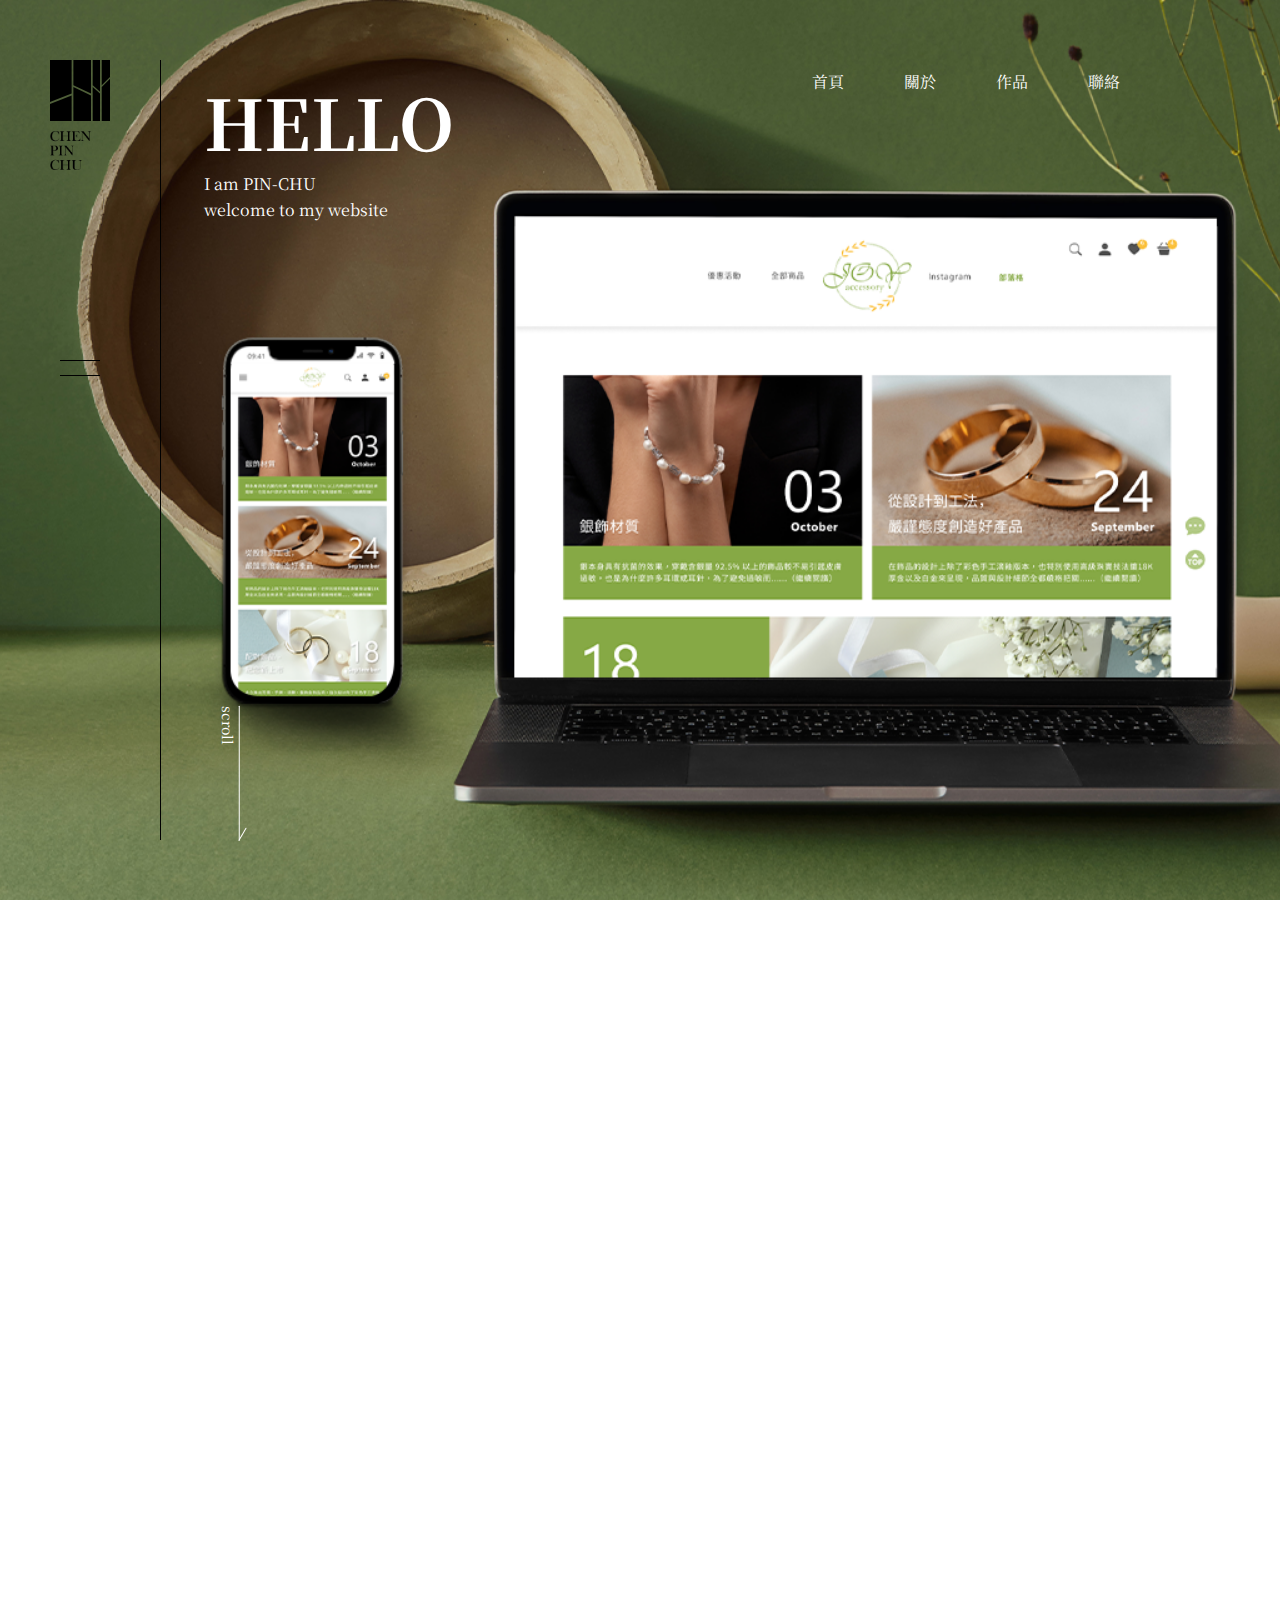
<file: index.html>
<!DOCTYPE html>
<html lang="zh-Hant-TW">
<head>
        <meta charset="UTF-8">
        <meta name="keywords" content="Chen-Pin-Chu,作品集,portfolio,Joy,APP,RWD,UI,UX,WROKS,">
        <meta name="description" content="CHEN的作品集網站">
        <meta name="viewport" content="width=device-width, initial-scale=1.0">
        <meta name="author" content="Joy, joy7894561230852@gmail.com">
        <!-- 分享連結抓取圖片 -->
        <meta property="og:image" content="img/home/shareimg.jpg">
        <meta property="og:image:type" content="img/home/shareimg.jpg">
        <title>Chen Pin Chu</title>
        
        <!--網路字型-->
        <link rel="stylesheet" href="https://fonts.googleapis.com/css2?family=Noto+Serif+TC:wght@200;300;400;500;600;700;900&display=swap">
        <!-- title小圖示 -->
        <link rel="icon" href="img/logo/logo_small.svg">
        <!-- apple-touch-icon -->
        <link rel="apple-touch-icon" href="img/logo/logo_medium.svg">
        <!-- 網路icon -->
        <link rel="stylesheet" href="https://fonts.googleapis.com/icon?family=Material+Icons">
        <!-- css宣告 -->
        <link rel="stylesheet" href="css/reset.css">
        <link rel="stylesheet" href="css/basic.css">
        <link rel="stylesheet" href="css/style.css">
        <!-- 媒體查詢CSS -->
        <link rel="stylesheet" href="css/style_m.css" media="(min-width:960px) and (max-width:1170px)">
        <link rel="stylesheet" href="css/style_s.css" media="(max-width:959px)">
        <!-- 共用JQ -->
        <script src="https://code.jquery.com/jquery-3.6.1.min.js"></script>
        <script src="https://unpkg.com/aos@next/dist/aos.js"></script>
        <!-- 作品0102輪播圖js -->
        <script src="js/slide.min.js"></script>
        <script src="js/slide.js"></script>
</head>
<body>
    <header>
        <div id="wrap">
            <a href="#"><h1>
                <img src="img/logo/logo_medium.svg" alt="Chen-Pin-Chu">
                <img src="img/logo/CPC_word.png" alt="Chen-Pin-Chu">
                <span>Chen-Pin-Chu</span>
            </h1></a>

            <div id="menu"></div>
        </div>
    </header>

    <picture id="home_bg">
        <source srcset="img/home/cover_m.png" media="(min-width:960px) and (max-width:1170px)">
        <source srcset="img/home/cover_s.png" media="(max-width:959px)">
        <img src="img/home/cover.png" alt="Chen-Pin-Chu">
    </picture>
    <div id="home" class="main_content">
        <ul>
            <ol><a href="index.html">首頁</a></ol>
            <ol><a href="#about">關於</a></ol>
            <ol><a href="works_UI.html">作品</a></ol>
            <ol><a href="#contact">聯絡</a></ol>
        </ul>

        <div id="hello" class="text_white">
            <h1 class="text_bold">HELLO</h1>
            <p>I am PIN-CHU <br> welcome to my website</p>
        </div>

        <small id="scroll" class="text_white">scroll</small>
    </div>

    <div id="about" class="main_content">
        <div class="title">
            <h1>ABOUT</h1>
            <div class="line"></div>
            <p>有關於我，Chen Pin Chu</p>
        </div>

        <div class="intro">
            <picture class="into_img">
                <source srcset="img/about/myself_s.jpg" media="(max-width:810px)">
                <img src="img/about/myself.jpg" alt="陳品竹">
            </picture>
            <div class="intro_txt">
                <h4>Designer</h4>
                <p>陳品竹</p>
                <p>大學專攻媒傳設計，善於在業主方與使用者之間取得美感平衡。<br><br>除了視覺設計之外，為了擴展自己的學習維度，未來將學習前端與後端課程。<br><br>目標是打造工程、設計、心理三方領域都符合受眾需求、UIUX並蓄的媒介。 </p>
            </div>
        </div>
    </div>

    <div id="works_01">
        <div class="title">
            <h1><span>WO</span><span>RKS</span></h1>
            <div class="line"></div>
            <p>作品&nbsp;01&nbsp;&emsp;/&nbsp;&emsp;UI設計</p>
        </div>

        <div class="works_UI">
            <div class="UI_wrap">
                <table class="UI_txt">
                    <tr class="img_btn" onclick="changephoto1()">
                        <td>Joy accessory</td>
                        <td>飾品購物網站、APP</td>
                        <td><i class="material-icons text_lgray">navigate_next</i></td>
                    </tr>
                    <tr class="img_btn" onclick="changephoto5()">
                        <td>Renaissance</td>
                        <td>藝術史介紹網站</td>
                        <td><i class="material-icons text_lgray">navigate_next</i></td>
                    </tr>
                    <tr class="img_btn highlight_main" onclick="changephoto4()">
                        <td>好，甜點</td>
                        <td>甜點商店官網</td>
                        <td><i class="material-icons text_lgray">navigate_next</i></td>
                    </tr>
                    <tr class="img_btn" onclick="changephoto2()">
                        <td>在家運動</td>
                        <td>運動減肥健身APP</td>
                        <td><i class="material-icons text_lgray">navigate_next</i></td>
                    </tr>
                    <tr class="img_btn" onclick="changephoto3()">
                        <td>TOLIN</td>
                        <td>百貨公司APP</td>
                        <td><i class="material-icons text_lgray">navigate_next</i></td>
                    </tr>
                </table>
                <a href="works_UI.html"><small>view more<i class="triangle"></i></small></a>
            </div>

            <div class="UI_img">
                <a href="works_UI.html"><img src="img/UI/dessert.jpg" alt="UI設計" id="change-img"></a>
            </div>
        </div>
    </div>

    <div id="works_02">
        <div class="works_02_wrap">
            <div class="title">
                <div class="wrap">
                    <p>作品&nbsp;02&nbsp;&emsp;/&nbsp;&emsp;平面設計</p>
                    <div class="line"></div>
                </div>
                <h1>WORKS</h1>
            </div>
            <div class="more">
                <a href="works_graphic.html"><small>view more<i class="triangle"></i></small></a>
            </div>
        </div>
        <div class="works_02_wrap02">
            <div class="title">
                <h1>WORKS</h1>
                <p>作品&nbsp;02&nbsp;&emsp;/&nbsp;&emsp;平面設計</p>
            </div>
            <div class="more">
                <a href="works_graphic.html"><small>view more<i class="triangle"></i></small></a>
            </div>
        </div>

        <div class="banner">
            <div id="slide3d" class="slide-carousel slide-3d">
                <ul  class="item-list clearfix">
                  <li class="item0">
                    <div class="item-content"> <a href="javascript:void(0);"> <img class="cover-img" src="img/works_graphic/phonecase/phonecase_universe.jpg" alt="宇宙系列手機殼設計"></a><h6>太空系列</h6><p>透過多樣化主題，設計系列手機殼。「太空」，龐大的空間；承載希望，時而淘氣、時而迷幻。</p></div>
                  </li>
                  <li class="item1">
                    <div class="item-content"> <a href="javascript:void(0);"> <img class="cover-img" src="img/works_graphic/3C/zflilp.jpg" alt="摺疊機保護貼宣傳圖設計"></a><h6>手機保護貼</h6><p>摺疊手機保護貼文宣；以生活美學為概念設計，表達手機黏貼保護貼後，亦可成為生活裝飾的一部分。</p></div>
                  </li>
                  <li class="item2">
                    <div class="item-content"> <a href="javascript:void(0);"> <img class="cover-img" src="img/works_graphic/other/starcom.jpg" alt="望星空書籍封面設計"></a><h6>望星空</h6><p>書籍封面設計，以星空水彩畫作為基底，呈現一個人望向星空的主視覺；書名設計特意使用白色打凸效果，使文字能在白底上凸顯出來。</p></div>
                  </li>
                  <li class="item3">
                    <div class="item-content"> <a href="javascript:void(0);"> <img class="cover-img" src="img/works_graphic/literature/music_04.jpg" alt="藝文講座文宣設計"></a><h6>藝文講座文宣</h6><p>為藝文講座設計宣傳DM、網頁Banner、刊物廣告。</p></div>
                  </li>
                  <li class="item4">
                    <div class="item-content"> <a href="javascript:void(0);"> <img class="cover-img" src="img/works_graphic/other/hskin.jpg" alt="保養品文宣設計"></a><h6>保養品文宣</h6>為保養品設計宣傳DM、網頁Banner、刊物廣告。</div>
                  </li>
                  <li class="item5">
                    <div class="item-content"> <a href="javascript:void(0);"> <img class="cover-img" src="img/works_graphic/3C/fb_rog.jpg" alt="電競手機保護貼宣傳圖設計"></a><h6>電競手機保護貼</h6><p>電競手機保護貼文宣；以電競風格為基礎設計，表達保護貼清晰透明，不影響使用者視線。</p></div>
                  </li>
                </ul>
            </div>
        </div>
    </div>

    <div id="works_03" class="main_content">
        <div class="title">
            <h1>WORKS</h1>
            <div class="line"></div>
            <p>作品&nbsp;03&nbsp;&emsp;/&nbsp;&emsp;品牌設計</p>
        </div>

        <div class="works_brand">
            <div class="brand_txt">
                <h4>BAMBOO</h4>
                <h6>竹．取其為名、以其樹立。</h6>
                <p>地球的狀態每況愈下，環保意識逐漸抬頭。因為在乎地球生態，所以環保作為品牌概念的出發點。品牌名稱「竹」不僅代表自然中零污染的材質，也是取設計師當中名字的一個字。</p>
                <a href="works_brand.html"><small>view more<i class="triangle"></i></small></a>
            </div>

            <div class="banner">
                <div id="slide2d" class="slide-carousel slide-2d" >
                    <ul  class="item-list clearfix">
                    <li class="item0">
                        <div class="item-content"> <a href="javascript:void(0);">
                            <picture class="cover-img">
                                <source srcset="img/works_brand/penbox_s.jpg" media="(max-width:580px)">
                                <img src="img/works_brand/penbox.jpg" alt="鉛筆袋"> 
                            </picture>
                        </a> </div>
                    </li>
                    <li class="item1">
                        <div class="item-content"> <a href="javascript:void(0);">
                            <picture class="cover-img">
                                <source srcset="img/works_brand/eat_s.jpg" media="(max-width:580px)">
                                <img src="img/works_brand/eat.jpg" alt="餐具組">
                            </picture>
                        </a> </div>
                    </li>
                    <li class="item2">
                        <div class="item-content"> <a href="javascript:void(0);">
                            <picture class="cover-img">
                                <source srcset="img/works_brand/bag_s.jpg" media="(max-width:580px)">
                                <img src="img/works_brand/bag_2.jpg" alt="帆布袋"> 
                            </picture>
                        </a></div>
                    </li>
                    <li class="item3">
                        <div class="item-content"> <a href="javascript:void(0);">
                            <picture class="cover-img">
                                <source srcset="img/works_brand/coin_s.jpg" media="(max-width:580px)">
                                <img src="img/works_brand/coin.jpg" alt="零錢包">
                            </picture>
                        </a> </div>
                    </li>
                    <li class="item4">
                        <div class="item-content"> <a href="javascript:void(0);">
                            <picture class="cover-img">
                                <source srcset="img/works_brand/note_s.jpg" media="(max-width:580px)">
                                <img src="img/works_brand/note_2.jpg" alt="筆記本">
                            </picture>
                        </a> </div>
                    </li>
                    </ul>
                    <!--indicators-->
                    <div class="indicator-list"> <a href="javascript:void(0);" data-slide-index="0" class="selected"></a> <a href="javascript:void(0);" data-slide-index="1"></a> <a href="javascript:void(0);" data-slide-index="2"></a> <a href="javascript:void(0);" data-slide-index="3"></a> <a href="javascript:void(0);" data-slide-index="4"></a> </div>
                </div>
            </div>
        </div>
    </div>

    <div id="contact" class="main_content">
        <div class="contact_wrap">
            <div class="title_contact">
                <h1>CONTACT</h1>
                <div class="wrap">
                    <div class="line"></div>
                    <p>如何聯繫我</p>
                </div>
            </div>

            <div class="intro">
                <p>陳品竹&emsp;Chen Pin Chu</p>
                <p>E-mail&emsp;|&emsp;joy7894561230852@gmail.com</p>
            </div>
        </div>
        <img src="img/contact/backgroundimage.jpg" alt="backgroundimage">
    </div>

    <footer>
        <p class="text_white mini">©&nbsp;&nbsp;Copyright Chen Pin Chu.  All rights reserved.</p>
    </footer>

    <!-- 彈出式選單版面 -->
    <div id="nav">
        <div id="header">
            <div id="wrap">
                <a href="index.html"><h1>
                    <img src="img/logo/logo_medium_white.svg" alt="Chen-Pin-Chu">
                    <img src="img/logo/CPC_word_white.png" alt="Chen-Pin-Chu">
                </h1></a>

                <div class="clear_wrap">
                    <div id="menu_clear"></div>
                </div>
            </div>
        </div>

        <ul id="menu_txt" class="h4">
            <ol>
                <a href="index.html" class="text_white" id="a_home">
                    <span class="normal text_dgray">01</span><span>首頁</span>
                    <span class="triangle"></span>
                </a>
            </ol>
            <ol>
                <a href="#about" class="text_white" id="a_about">
                    <span class="normal text_dgray">02</span><span>關於</span>
                    <span class="triangle"></span>
                </a>
            </ol>
            <ol>
                <a href="works_UI.html" class="text_white">
                    <span class="normal text_dgray">03</span><span>作品</span>
                    <span class="triangle"></span>
                </a>
            </ol>
            <ol>
                <a href="#contact" class="text_white" id="a_contact">
                    <span class="normal text_dgray">04</span><span>聯絡</span>
                    </span><span class="triangle"></span>
                </a>
            </ol>
        </ul>

        <div id="card" class="text_white">
            <p><span>陳品竹</span>&emsp;<span>Chen Pin Chu</span></p>
            <p><span class="mail">Email</span>&emsp;|&emsp;<span>joy7894561230852@gmail.com</span></p>
            <p>©&nbsp;&nbsp;Copyright Chen Pin Chu.  All rights reserved.</p>
        </div>
    </div>
    
    <!-- 作品03輪播圖js -->
    <script src="js/changephoto.js"></script>
    <!-- 點擊觸發漢堡選單js -->
    <script src="js/click.js"></script>
</body>
</html>
</file>
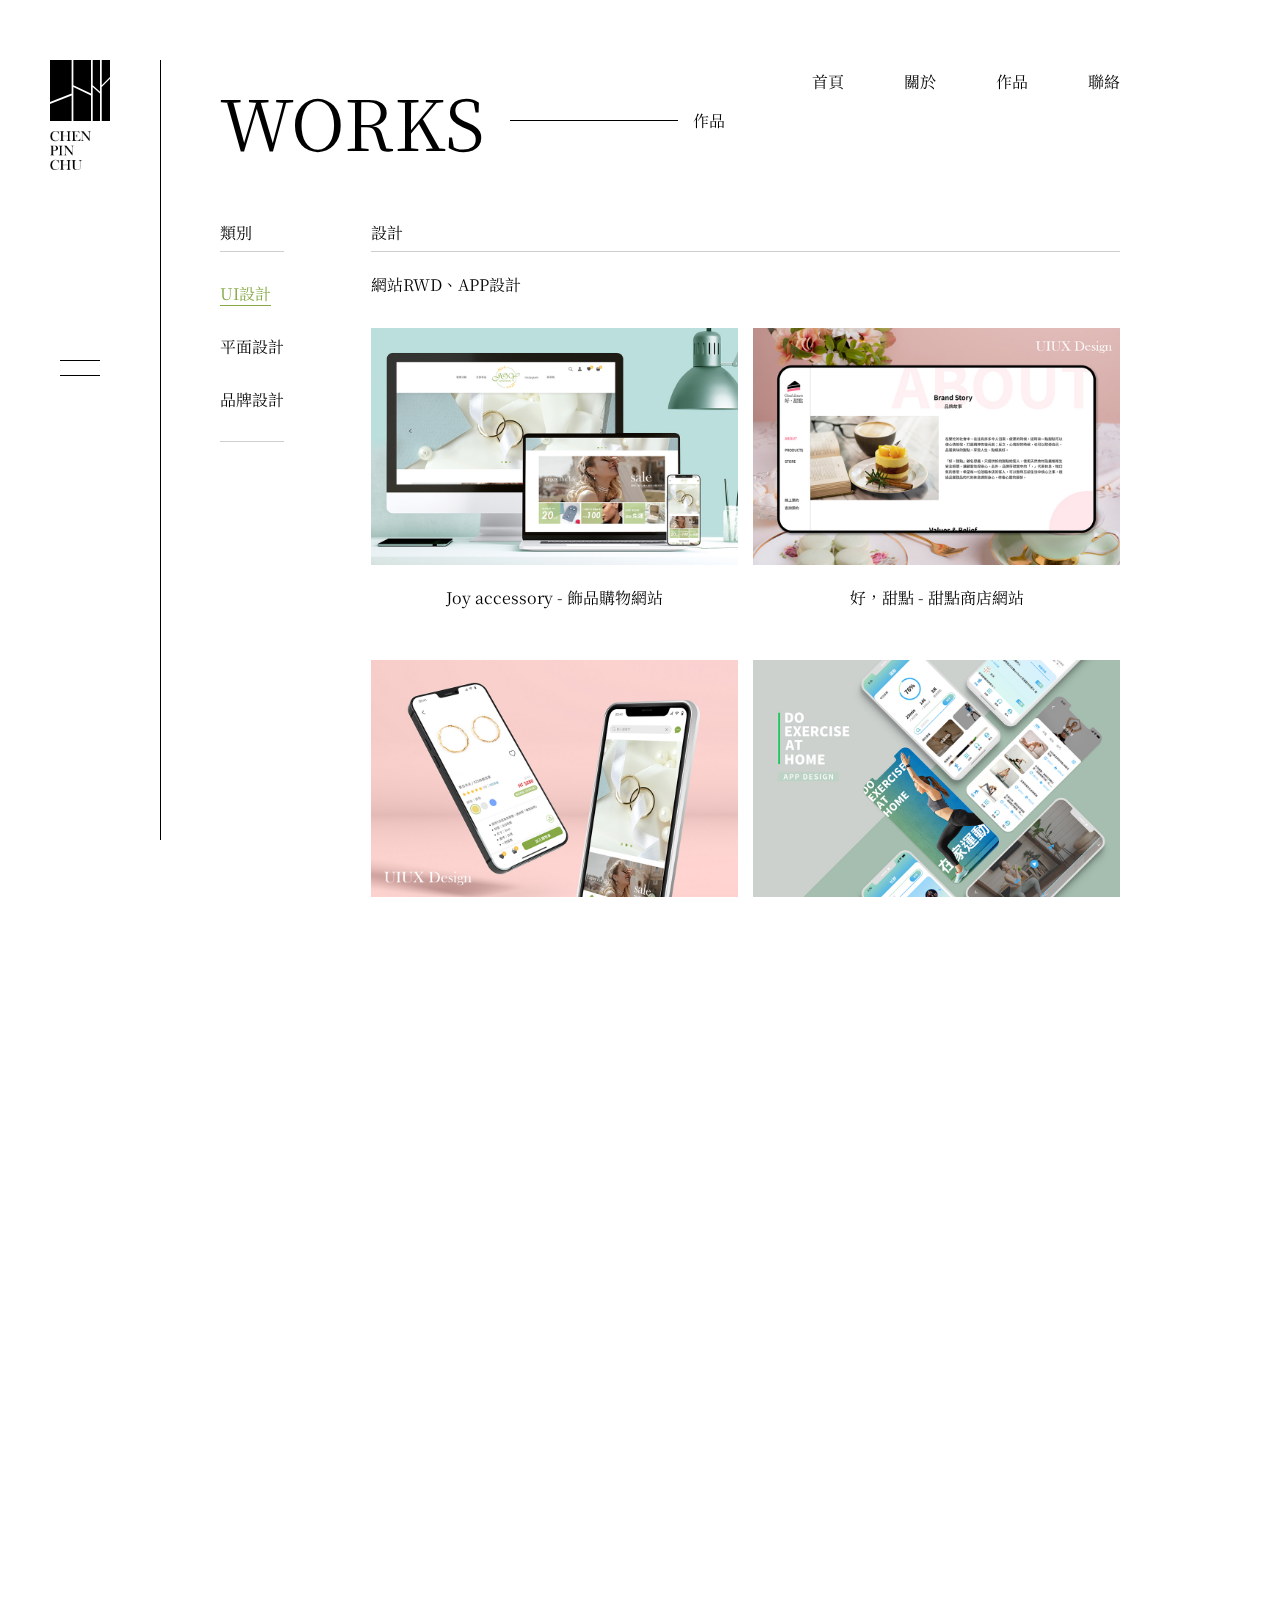
<file: works_UI.html>
<!DOCTYPE html>
<html lang="zh-Hant-TW">
<head>
        <meta charset="UTF-8">
        <meta name="keywords" content="Chen-Pin-Chu,作品集,portfolio,Joy,APP,RWD,UI,UX,WROKS,">
        <meta name="description" content="CHEN的作品集網站">
        <meta name="viewport" content="width=device-width, initial-scale=1.0">
        <meta name="author" content="Joy, joy7894561230852@gmail.com">
        <!-- 分享連結抓取圖片 -->
        <meta property="og:image" content="img/home/shareimg.jpg">
        <meta property="og:image:type" content="img/home/shareimg.jpg">
        <title>Chen Pin Chu | Works</title>
        
        <!--網路字型-->
        <link rel="stylesheet" href="https://fonts.googleapis.com/css2?family=Noto+Serif+TC:wght@200;300;400;500;600;700;900&display=swap">
        <!-- title小圖示 -->
        <link rel="icon" href="img/logo/logo_small.svg">
        <!-- apple-touch-icon -->
        <link rel="apple-touch-icon" href="img/logo/logo_medium.svg">
        <!-- 網路icon -->
        <link rel="stylesheet" href="https://fonts.googleapis.com/icon?family=Material+Icons">
        <!-- css宣告 -->
        <link rel="stylesheet" href="css/reset.css">
        <link rel="stylesheet" href="css/basic.css">
        <link rel="stylesheet" href="css/style.css">
        <!-- 媒體查詢CSS -->
        <link rel="stylesheet" href="css/style_m.css" media="(min-width:960px) and (max-width:1170px)">
        <link rel="stylesheet" href="css/style_s.css" media="(max-width:959px)">
        <!-- 共用JQ -->
        <script src="https://code.jquery.com/jquery-3.6.1.min.js"></script>
        <!-- 作品0102輪播圖js -->
        <script src="http://www.jq22.com/jquery/jquery-1.10.2.js"></script>
        <script src="js/slide.min.js"></script>
        <script src="js/slide.js"></script>
</head>
<body>

    <header>
        <div id="wrap">
            <a href="index.html"><h1>
                <img src="img/logo/logo_medium.svg" alt="Chen-Pin-Chu">
                <img src="img/logo/CPC_word.png" alt="Chen-Pin-Chu">
            </h1></a>

            <div id="menu"></div>
        </div>
    </header>

    <div id="works" class="main_content">
        <ul>
            <ol><a href="index.html">首頁</a></ol>
            <ol><a href="index.html#about">關於</a></ol>
            <ol><a href="works_UI.html">作品</a></ol>
            <ol><a href="#contact">聯絡</a></ol>
        </ul>

        <div class="title">
            <h1>WORKS</h1>
            <div class="line"></div>
            <p>作品</p>
        </div>
    </div>

    <div id="empty"></div>

    <div id="content" class="main_content">
        <div id="sub_nav">
            <p>類別</p>
            <ul>
                <li><a href="works_UI.html" class="highlight_sub">UI設計</a></li>
                <li><a href="works_graphic.html">平面設計</a></li>
                <li><a href="works_brand.html">品牌設計</a></li>
            </ul>
        </div>

        <div id="works_content">
            <p class="name">設計</p>
            <div class="wrap">
                <p>網站RWD、APP設計</p>
                <div class="img3">
                    <div class="container">
                        <a href="https://joyaccessory.github.io/joyaccessory/index.html" target="_blank" title="Joy accessory - 飾品購物網站RWD">
                        <img src="img/UI/joyaccessory.jpg" alt="UI設計">
                        <p>Joy accessory - 飾品購物網站</p></a>
                    </div>
                    <div class="container">
                        <a href="https://www.behance.net/gallery/164157713/Joy-accessory-APP" target="_blank" title="Joy accessory - 飾品購物APP">
                        <img src="img/UI/joyaccessory_APP.jpg" alt="UI設計">
                        <p>Joy accessory - 飾品購物APP</p></a>
                    </div>
                    <div class="container">
                        <a href="https://www.behance.net/gallery/164158471/Renaissance-" target="_blank" title="藝術史介紹網站RWD">
                        <img src="img/UI/renaissance.jpg" alt="UI設計">
                        <p>Renaissance - 藝術史介紹網站</p></a>
                    </div>
                    <div class="container">
                        <a href="https://www.behance.net/gallery/164158831/_" target="_blank" title="甜點商店網站RWD">
                        <img src="img/UI/dessert.jpg" alt="UI設計">
                        <p>好，甜點 - 甜點商店網站</p></a>
                    </div>
                    <div class="container">
                        <a href="https://www.behance.net/gallery/164159073/-APP" target="_blank" title="運動健身減肥APP">
                        <img src="img/UI/exercise.jpg" alt="UI設計">
                        <p>在家運動 - 運動健身減肥APP</p></a>
                    </div>
                    <div class="container">
                        <a href="https://www.behance.net/gallery/164159217/TOLIN-APP" target="_blank" title="百貨公司APP">
                        <img src="img/UI/department.jpg" alt="UI設計">
                        <p>TOLIN - 百貨公司APP</p></a>
                    </div>
                </div>
            </div>
        </div>
    </div>
    

    <div id="contact" class="main_content">
        <div class="contact_wrap">
            <div class="title_contact">
                <h1>CONTACT</h1>
                <div class="wrap">
                    <div class="line"></div>
                    <p>如何聯繫我</p>
                </div>
            </div>

            <div class="intro">
                <p>陳品竹&emsp;Chen Pin Chu</p>
                <p>E-mail&emsp;|&emsp;joy7894561230852@gmail.com</p>
            </div>
        </div>
        <img src="img/contact/backgroundimage.jpg" alt="backgroundimage">
    </div>

    <footer>
        <p class="text_white mini">©&nbsp;&nbsp;Copyright Chen Pin Chu.  All rights reserved.</p>
    </footer>

    <div id="empty02"></div>

    <!-- 彈出式選單版面 -->
    <div id="nav">
        <div id="header">
            <div id="wrap">
                <a href="index.html"><h1>
                    <img src="img/logo/logo_medium_white.svg" alt="Chen-Pin-Chu">
                    <img src="img/logo/CPC_word_white.png" alt="Chen-Pin-Chu">
                </h1></a>

                <div class="clear_wrap">
                    <div id="menu_clear"></div>
                </div>
            </div>
        </div>

        <ul id="menu_txt" class="h4">
            <ol>
                <a href="index.html" class="text_white" id="a_home">
                    <span class="normal text_dgray">01</span><span>首頁</span>
                    <span class="triangle"></span>
                </a>
            </ol>
            <ol>
                <a href="index.html#about" class="text_white" id="a_about">
                    <span class="normal text_dgray">02</span><span>關於</span>
                    <span class="triangle"></span>
                </a>
            </ol>
            <ol>
                <a href="works_UI.html" class="text_white">
                    <span class="normal text_dgray">03</span><span>作品</span>
                    <span class="triangle"></span>
                </a>
            </ol>
            <ol>
                <a href="#contact" class="text_white" id="a_contact">
                    <span class="normal text_dgray">04</span><span>聯絡</span>
                    </span><span class="triangle"></span>
                </a>
            </ol>
        </ul>

        <div id="card" class="text_white">
            <p><span>陳品竹</span>&emsp;<span>Chen Pin Chu</span></p>
            <p><span class="mail">Email</span>&emsp;|&emsp;<span>joy7894561230852@gmail.com</span></p>
            <p>©&nbsp;&nbsp;Copyright Chen Pin Chu.  All rights reserved.</p>
        </div>
    </div>
    

    <!-- 作品03輪播圖js -->
    <script src="js/changephoto.js"></script>
    <!-- 點擊觸發漢堡選單js -->
    <script src="js/click.js"></script>
</body>
</html>
</file>
<file: css/basic.css>
:root{
    /* 顏色定義 */
    --black: #000000;
    --white: #FFFFFF;
    --green: #86A945;
    --lgreen: #4E878C;
    --bgyellow: #F5F4ED;
    --bggreen: #F2F7F4;
    --lgray: #CECECE;
    --dgray: #848484;

    /* 文字尺寸定義 */
    --h1: 70px;
    --h2: 30px;
    --h3: 28px;
    --h4: 26px;
    --h5: 22px;
    --h6: 20px;
    --normal: 16px;
    --small: 14px;
    --mini: 13px;
}

/* 基本元素設定 */
html, body{
    font-family: 'Noto Serif TC', serif;
    color: var(--black);
    height: 100%;
    width: 100%;
    overflow-x: hidden;
    margin: 0;
    padding: 0;
    position: relative;
}
a:link, a:visited{
    color: var(--black);
    text-decoration: none;
    cursor: pointer;
}
a:hover, a:active{
    color: var(--lgreen);
    text-decoration: none;
    cursor: pointer;
}


/*常用樣式設定*/
h1{
    font-size: var(--h1);
    font-weight: 400;
    line-height: 101px;
}
h4{
    font-size: var(--h4);
    font-weight: 700;
    line-height: 41.9px;
}
h5{
    font-size: var(--h5);
    font-weight: 500;
    line-height: 35.4px;
}
h6{
    font-size: var(--h6);
    font-weight: 400;
    line-height: 32.2px;
}
p{
    font-size: var(--normal);
    font-weight: 400;
    line-height: 25.8px;
}
small{
    font-size: var(--small);
    font-weight: 400;
    line-height: 22.5px;
}


.main_content{
    width: calc(100% - 12.5vw * 2);
    margin: auto;
}
.title{
    margin-left: 6.3%;
    display: flex;
    align-items: center;
}
.line{
    display: block;
    width: 168px;
    height: 0.04rem;
    background-color: var(--black);
    margin: 0 15px 0 25px;
}
.triangle{
    display: inline-block;
    height: 0.04rem;
    width: 75px;
    background-color: var(--black);
    margin-left: 10px;
    transform: translateY(-4px);
    position: relative;
}
.triangle::after{
    content: '';
    display: inline-block;
    border-top: 8px solid var(--black);
    border-right: 4px solid transparent;
    border-left: 4px solid transparent;
    position: absolute;
    left: 75px;
    top: -0.21rem;
    transform: rotate(-90deg);
}
.h4{
    font-size: var(--h4);
    font-weight: 700;
    line-height: 41.9px;
}
.normal{
    font-size: var(--normal);
    font-weight: 400;
    line-height: 25.8px;
}
.mini{
    font-size: var(--mini);
    font-weight: 400;
    line-height: 20.9px;
}
.highlight_main{ 
    color: var(--green) !important;
}
.highlight_sub{
    border-bottom: 0.04rem solid var(--green);
    color: var(--green) !important;
}
.text_bold{
    font-weight: 700;
}
.text_white{
    color: var(--white) !important;
}
.text_dgray{
    color: var(--dgray);
}
.text_lgray{
    color: var(--lgray);
}
</file>
<file: css/style.css>
/*----------header----------*/
header{
    position: fixed;
    top: 50%;
    left: 0;
    transform: translateY(-50%);
    width: 12.5vw;
    height: calc(100vh - 120px);
    border-right: 0.03rem solid var(--black);
    z-index: 99;
}
header #wrap{
    width: fit-content;
    position: absolute;
    top: 0;
    left: 50%;
    transform: translateX(-50%);
}
header #wrap h1 span{
    display: none;
}
header #wrap h1 img{
    display: block;
}
header #wrap h1 img:nth-child(1){
    width: 60px;
}
header #wrap h1 img:nth-child(2){
    width: 41px;
}
header #wrap h1 img:nth-child(2){
    margin-top: 10px;
}
header #wrap #menu{
    width: 40px;
    height: 14px;
    border-top: 1px solid var(--black);
    border-bottom: 1px solid var(--black);
    margin-top: 190px;
    transform: translateX(25%);
    cursor: pointer;
}
header #wrap #menu:hover,
header #wrap #menu:active{
    border-top: 1px solid var(--lgreen);
    border-bottom: 1px solid var(--lgreen);
}


/*----------home內容----------*/
#home_bg{
    width: 100%;
    height: 100vh;
    position: relative;
    background-color: var(--white);
}
#home_bg img, #home_bg source{
    width: 100%;
    height: 100vh;
    object-fit: cover;
    object-position: 60%;
}
#home{
    min-height: calc(100vh - 130px);
    position: absolute;
    top: 70px;
    left: 50%;
    transform: translateX(-50%);
}
#home ul{
    float: right;
}
#home ul ol{
    float: left;
    margin-left: 60px;
    position: relative;
    z-index: 2;
}
#home ul ol a{
    color: var(--white);
}
/* -----hover----- */
#home ul ol:hover a,
#home ul ol:active a{
    color: var(--green);
}

#hello{
    margin-left: 44px;
    position: relative;
}

#scroll{
    position: absolute;
    bottom: 0;
    transform: rotate(90deg) translateX(-55px);
}
#scroll:before{
    content: '';
    display: block;
    width: 135px;
    height: 1px;
    background-color: var(--white);
    border-radius: 50px;
}
#scroll:after{
    content: '';
    display: block;
    width: 15px;
    height: 1px;
    background-color: var(--white);
    transform: translate(121px, -1.703rem) rotate(30deg);
    border-radius: 50px;
}


/*----------About內容----------*/
#about{
    margin-top: 150px;
    position: relative;
}
#about::before{
    content: url('../img/about/mountain.png');
    position: absolute;
    top: -30px;
    right: calc(-12.5vw - 2px);
}

#about .intro{
    width: 100%;
    overflow: hidden;
    margin-top: 60px;
    display: flex;
    justify-content: space-between;
}
#about .intro:before{
    content: '';
    position: absolute;
    top: 98px;
    right: -12.5vw;
    width: 71%;
    height: 210px;
    background-color: var(--bgyellow);
    z-index: -10;
}

#about .intro .into_img{
    width: 76%;
    height: 445px;
    background-color: white;
}
#about .intro .into_img img{
    width: 100%;
    height: 445px;
    object-fit: cover;
    object-position: bottom;
    position: relative;
}

#about .intro .intro_txt{
    width: 16%;
    margin: 90px 0 0 0;
}
#about  .intro .intro_txt p:nth-child(2){
    margin-top: 50px;
}

#about  .intro .intro_txt p:nth-child(3){
    margin-top: 30px;
}



/* -----hover----- */
a:hover .triangle,
a:active .triangle{
    background-color: var(--lgreen);

}
a:hover .triangle::after,
a:active .triangle::after{
    border-top: 8px solid var(--lgreen);
}


/*----------Works內容----------*/
/* -----Works_01 */
#works_01{
    margin-top: 150px;
    width: 82.29%;
    float: right;
}
#works_01 .title{
    margin-left: 0;
}
#works_01 .title h1{
    transform: rotate(90deg);
    display: flex;
    flex-direction: column;
}
#works_01 .title h1 span:nth-child(2){
    margin-top: -30px;
}
#works_01 .title div,
#works_01 .title p{
    transform: translateY(25px);
}

#works_01 .works_UI{
    display: flex;
    justify-content: space-between;
    align-items: center;
}
#works_01 .works_UI .UI_wrap{
    width: 30%;
}
#works_01 .works_UI .UI_wrap .UI_txt tr{
    border-top: 0.03rem solid var(--lgray);
    cursor: pointer;
}
#works_01 .works_UI .UI_wrap .UI_txt tr:nth-last-child(1){
    border-bottom: 0.03rem solid var(--lgray);
}
#works_01 .works_UI .UI_wrap .UI_txt tr td:nth-child(2){
    padding: 22px 25px 22px 50px;
}
#works_01 .works_UI .UI_wrap a{
    display: block;
    margin-top: 30px;
}
/* -----hover----- */
#works_01 .works_UI .UI_wrap .UI_txt tr:hover{
    color: var(--lgreen);
}

#works_01 .works_UI .UI_img{
    width: 64.5%;
    overflow: hidden;
    background-color: var(--white);
}
#works_01 .works_UI .UI_img img{
    width: 100%;
    object-fit: contain;
    object-position: center center;
}


/*----------Works內容----------*/
/* -----Works_02 */
#works_02{
    clear: both;
    float: right;
    margin: 150px 50% 220px;
    width: 83.4%;
    transform: translateX(50%);
}
#works_02 .works_02_wrap02{
    display: none;
}
#works_02 .works_02_wrap{
    width: 100%;
    float: right;
}
#works_02 .works_02_wrap .title{
    justify-content: end;
}
#works_02 .works_02_wrap .title .wrap{
    display: flex;
    align-items: center;
}
#works_02 .works_02_wrap .more{
    margin-top: 15px;
    float: right;
    transform: translateX(-8px);
}

#works_02 .banner{
    clear: both;
    width: 98.6%;
    height: 555px;
    margin: auto;
    position: relative;
    top: 40px;
}
#works_02 .banner .slide-3d .item-list li {
    width: 33.6%;
    height: 555px;
    transition: all 0.5s ease-out;
    opacity: 0;
    position: absolute;
    top: 40px;
    left: 0;
    background-color: var(--white);
    overflow: hidden;
}
#works_02 .banner .slide-3d .item-list li .item-content{
    width: 100%;
    height: auto;
    display: flex;
    flex-direction: column;
    align-items: center;
}
#works_02 .banner .slide-3d .item-list li img{
    width: 100%;
    height: 100%;
}
#works_02 .banner .slide-3d .item-list li .item-content h6{
    margin-top: 20px;
}
#works_02 .banner .slide-3d .item-list li .item-content p{
    margin-top: 5px;
}
#works_02 .banner .slide-3d .item-list li.item0 {
    transform: translate3d(-100%, 0, 0) scale(0.85);
}
#works_02 .banner .slide-3d .item-list li.item1 {
    transform: translate3d(0, 0, 0) scale(0.85);
    transform-origin: 0 50%;
    opacity: .4;
    z-index: 2;
}
#works_02 .banner .slide-3d .item-list li.item2 {
    transform: translate3d(100%, 0, 0) scale(1);
    transform-origin: 50% 50%;
    opacity: 1;
    z-index: 3;
}
#works_02 .banner .slide-3d .item-list li.item3 {
    transform: translate3d(200%, 0, 0) scale(0.85);
    transform-origin: 100% 50%;
    opacity: .4;
    z-index: 2;
}
#works_02 .banner .slide-3d .item-list li.item4 {
    transform: translate3d(300%, 0, 0) scale(0.85);
}
#works_02 .banner .slide-3d .item-list li.item5 {
    transform: translate3d(100%, 0, 0) scale(0.85);
}
#works_02 .banner .slide-3d .item-list li.item6 {
    transform: translate3d(500%, 0, 0) scale(0.85);
}


/*----------Works內容----------*/
/* -----Works_03 */
#works_03{
    clear: both;
    margin-top: 150px;
    position: relative;
}
#works_03 .works_brand{
    margin: 35px 0 0 6.3%;
    display: flex;
    justify-content: space-between;
    align-items: center;
}
#works_03 .works_brand:before{
    content: '';
    position: absolute;
    top: 250px;
    left: -12.5vw;
    width: 82.8%;
    height: 370px;
    background-color: var(--bggreen);
    z-index: -10;
}
#works_03 .works_brand .brand_txt{
    width: 37.75%;
}
#works_03 .works_brand .brand_txt h6{
    margin-top: 40px;
}
#works_03 .works_brand .brand_txt p{
    margin-top: 25px;
}
#works_03 .works_brand .brand_txt a{
    display: block;
    margin-top: 20px;
}

#works_03 .works_brand .banner{
    width: 60%;
    height: 420px;
    margin: 0;
    position: relative;
    right: -7%;
    overflow: hidden;
    background-color: transparent;
}
#works_03 .works_brand .banner .slide-2d .item-list li {
    width: 100%;
    height: 100%;
    transition: all 0.5s ease-out;
    position: absolute;
    top: 0;
    left: 0;
}
#works_03 .works_brand .banner li source,
#works_03 .works_brand .banner li img{
    width: 100%;
    height: 420px;
    object-fit: cover;
    object-position: center center;
}
#works_03 .works_brand .banner .slide-2d .item-list li.item0 {
  transform: translateX(-100%);
}
#works_03 .works_brand .banner .slide-2d .item-list li.item1 {
  transform: translateX(0px);
}
#works_03 .works_brand .banner .slide-2d .item-list li.item2 {
  transform: translateX(100%);
}
#works_03 .works_brand .banner .slide-2d .item-list li.item3 {
  transform: translateX(200%);
}
#works_03 .works_brand .banner .slide-2d .item-list li.item4 {
  transform: translateX(300%);
}
#works_03 .works_brand .banner .slide-2d .item-list li.item5 {
  transform: translateX(400%);
}
#works_03 .works_brand .banner .slide-carousel .indicator-list{
    position: absolute;
    bottom: 20px;
    left: 50%;
    transform: translateX(-50%);
    z-index: 100;
}
#works_03 .works_brand .banner .slide-carousel .indicator-list a{
    display: inline-block;
    width: 10px;
    height: 10px;
    border-radius: 50%;
    overflow: hidden;
    background-color: #ccc;
    opacity: .5;
    margin-left: 15px;
}
#works_03 .works_brand .banner .slide-carousel .indicator-list a.selected{
    background-color: var(--green);
    opacity: 1;
}


/*----------Contact內容----------*/
#contact{
    clear: both;
    float: right;
    height: 200px;
    position: relative;
    top: 220px;
    margin: 0;
    border-top: 0.03rem solid var(--black);
    cursor: pointer;
}
#contact .contact_wrap{
    display: flex;
    align-items: center;
    justify-content: center;
    transform: translateY(25%);
}
#contact .contact_wrap .title_contact{
    display: flex;
    flex-direction: column;
}
#contact .contact_wrap .title_contact .wrap{
    display: flex;
    align-items: center;
    transform: translateX(116px);
}

#contact .contact_wrap .intro{
    float: right;
    margin-left: 16.25%;
}
#contact .contact_wrap .intro p:nth-child(2){
    margin-top: 15px;
}
#contact img{
    width: 100%;
    height: 100%;
    object-fit: cover;
    position: absolute;
    top: 0;
    right: 0;
    z-index: -99;
    opacity: 0;
}

#contact:hover,
#contact:active{
    color: var(--white);
}
#contact:hover .contact_wrap .title_contact .wrap .line,
#contact:active .contact_wrap .title_contact .wrap .line{
    background-color: var(--white);
}
#contact:hover img,
#contact:active img{
    opacity: 1;
    transition: 1s ease;
}


/*----------footer內容----------*/
footer{
    clear: both;
    width: 100%;
    height: 40px;
    background-color: var(--black);
    transform: translateY(220px);
    position: relative;
}
footer p{
    position: absolute;
    top: 50%;
    left: 50%;
    transform: translate(-50%, -50%);
    text-align: center;
}

/*----------彈出menu----------*/
#nav{
    visibility: hidden;
    width: 100vw;
    height: 100vh;
    background-color: black;
    position: fixed;
    top: 50%;
    left: 50%;
    transform: translate(-50%, -50%);
    z-index: 999;
}


#nav #header{
    position: absolute;
    top: 50%;
    left: 0;
    transform: translateY(-50%);
    width: 12.5vw;
    height: calc(100vh - 120px);
    border-right: 0.03rem solid var(--white);
    z-index: 99;
}
#nav #header #wrap{
    width: fit-content;
    position: absolute;
    top: 0;
    left: 50%;
    transform: translateX(-50%);
}
#nav #header #wrap a{
    cursor: pointer;
}
#nav #header #wrap h1 img{
    display: block;
}
#nav #header #wrap h1 img:nth-child(1){
    width: 60px;
}
#nav #header #wrap h1 img:nth-child(2){
    margin-top: 10px;
}

#nav #header #wrap .clear_wrap{
    width: 40px;
    height: 40px;
    background-color: transparent;
    margin-top: 180px;
    transform: translateX(20%);
    cursor: pointer;
}
#nav #header #wrap #menu_clear{
    width: 40px;
    height: 0.03rem;
    background-color: transparent;
}
#nav #header #wrap #menu_clear::before,
#nav #header #wrap #menu_clear::after{
    content: '';
    display: block;
    width: inherit;
    height: inherit;
    background-color: white;
    position: absolute;
    margin-top: 20px;
}
#nav #header #wrap #menu_clear::before{
    transform: rotate(-45deg);
}
#nav #header #wrap #menu_clear::after{
    transform: rotate(45deg);
}
/* -----hover----- */
#nav #header #wrap .clear_wrap:hover #menu_clear::before,
#nav #header #wrap .clear_wrap:active #menu_clear::before,
#nav #header #wrap .clear_wrap:hover #menu_clear::after,
#nav #header #wrap .clear_wrap:active #menu_clear::after{
    background-color: #e9da85;
    height: 2px;
}

#nav #menu_txt{
    position: absolute;
    top: 50%;
    transform: translateY(-50%);
    left: 20%;
}
#nav #menu_txt ol{
    margin-bottom: 40px;
}
#nav #menu_txt ol span.normal{
    margin-right: 25px;
}   
#nav #menu_txt ol .triangle{
    background-color: var(--white);
}
#nav #menu_txt ol .triangle::after{
    border-top: 8px solid var(--white);
}
/* -----hover----- */
#nav #menu_txt ol:hover a span,
#nav #menu_txt ol:active a span{
    color: #e9da85;
}
#nav #menu_txt ol:hover a span.triangle,
#nav #menu_txt ol:active a span.triangle{
    background-color: #e9da85;
    transform: translateX(10px);
}
#nav #menu_txt ol:hover a span.triangle::after,
#nav #menu_txt ol:active a span.triangle::after{
    border-top: 8px solid #e9da85;
}

#nav #card{
    position: absolute;
    top: 50%;
    left: 60%;
    transform: translateY(-50%);
}
#nav #card::before{
    content: '';
    display: block;
    width: 1px;
    height: 125px;
    background-color: var(--white);
    position: absolute;
    top: 0;
}
#nav #card p{
    margin-left: 25px;
    margin-bottom: 15px;
}
#nav #card p:nth-child(3){
    margin-top: 25px;
}


/* ----------Works_brand Page---------- */
#works{
    position: absolute;
    top: 70px;
    left: 50%;
    transform: translateX(-50%);
}
#works ul{
    float: right;
}
#works ul ol{
    float: left;
    margin-left: 60px;
    position: relative;
    z-index: 2;
}

#empty{
    height: 170px;
}

#content{
    margin-top: 50px;
    display: flex;
    justify-content: space-between;
}
#content #sub_nav{
    margin-left: 6.3%;
}
#content #sub_nav p{
    margin-bottom: 5px;
}
#content #sub_nav ul{
    border-top: 0.03rem solid var(--lgray);
    border-bottom: 0.03rem solid var(--lgray);
}
#content #sub_nav ul li{
    margin: 30px 0;
}
#content #works_content{
    width: 78%;
}
#content #works_content .name{
    border-bottom: 0.03rem solid var(--lgray);
    padding-bottom: 5px;
}
#content #works_content .wrap{
    margin-top: 20px;
}
#content #works_content .wrap .intro p:nth-child(1){
    font-size: 18px;
    line-height: 29px;
    margin-top: 20px;
}
#content #works_content .wrap .intro p:nth-child(2){
    margin-top: 10px;
}
#content #works_content .wrap .img{
    column-count: 3;
    column-gap: 15px;
    margin-top: 15px;
}
#content #works_content .wrap .img .container img{
    width: 100%;
    height: 100%;
    margin-top: 15px;
}


/* ----------Works_graphic Page---------- */
#content #works_content .wrap .selected{
    display: flex;
    position: relative;
    z-index: 100;
}
#content #works_content .wrap .selected li{
    margin-right: 10%;
}


/* ----------Works_graphic Page---------- */
/* -----Works_phonecase----- */
#content #works_content .wrap .img2{
    width: 100%;
    margin-top: 15px;
}
#content #works_content .wrap .img2 .container img{
    width: 100%;
    height: 100%;
    margin-top: 15px;
    object-fit: cover;
}



/* ----------Works_UI Page---------- */
#content #works_content .wrap .img3{
    column-count: 2;
    column-gap: 15px;
    margin-top: -20px;
}
#content #works_content .wrap .img3 .container img{
    width: 100%;
    height: 100%;
    margin-top: 50px;
    object-fit: cover;
}
#content #works_content .wrap .img3 .container p{
    text-align: center;
    margin-top: 15px;
}
</file>
<file: css/style_m.css>
/*----------header----------*/
header{
    width: calc(100% - 7.5vw);
    height: auto;
    border-right: 0;
    top: 5%;
    left: 50%;
    transform: translateX(-50%);
}
header #wrap{
    width: 100%;
    left: 0;
    transform: translateX(0%);
    display: flex;
    align-items: center;
    justify-content: space-between;
}
header #wrap h1 img:nth-child(1){
    width: 55px;
}
header #wrap h1 img:nth-child(2){
    width: 40px;
}
header #wrap #menu{
    margin-top: 0;
    transform: translateX(0);
}


/*----------home內容----------*/
#home{
    min-height: calc(100vh - 120px);
    top: 15px;
}
#home ul{
    display: none;
}
#home #hello{
    width: 100%;
    display: flex;
    align-items: center;
}
#home #hello p{
    margin-left: 20px;
}
#home #scroll{
    transform: rotate(90deg) translate(-55px, 110px);
}


/*----------About內容----------*/
#about .title{
    margin-left: 4.3%;
}
#about .intro{
    flex-direction: column;
}
#about .intro .into_img{
    width: 100%;
}
#about .intro .intro_txt{
    width: 100%;
    margin: 30px 0 0 0;
}
#about .intro .intro_txt p br:nth-child(odd){
    display: none;
}
#about .intro .intro_txt p:nth-child(2){
    margin-top: 30px;
}
#about .intro .intro_txt p:nth-child(3){
    margin-top: 15px;
}


/*----------Works內容----------*/
/* -----Works_01 */
#works_01 .works_UI{
    flex-direction: column-reverse;
    margin-top: 40px;
}
#works_01 .works_UI .UI_wrap{
    width: 760px;
    margin-top: 30px;
}
#works_01 .works_UI .UI_img{
    width: 100%;
}

#works_01 .works_UI .UI_wrap .UI_txt tbody{
    display: flex;
    flex-wrap: wrap;
}
#works_01 .works_UI .UI_wrap .UI_txt tr{
    width: 365px;
    display: flex;
    align-items: center;
    justify-content: space-between;
    border-top: 0;
    border-bottom: 0.03rem solid var(--lgray);
}
#works_01 .works_UI .UI_wrap .UI_txt tr td:nth-child(1){
    width: 105px;
}
#works_01 .works_UI .UI_wrap .UI_txt tr td:nth-child(2){
    width: 145px;
}
#works_01 .works_UI .UI_wrap .UI_txt tr:nth-child(even){
    margin-left: 30px;
}


/*----------Works內容----------*/
/* -----Works_02 */
#works_02{
    margin: 150px 50% 150px;
}


/*----------彈出menu----------*/
#nav #header{
    width: calc(100% - 9.5vw);
    height: auto;
    border-right: 0;
    top: 5%;
    left: 50%;
    transform: translateX(-50%);
}

#nav #header #wrap{
    width: 100%;
    left: 0;
    transform: translateX(0%);
    display: flex;
    align-items: center;
    justify-content: space-between;
}
#nav #header #wrap h1 img:nth-child(1){
    width: 55px;
}
#nav #header #wrap h1 img:nth-child(2){
    width: 40px;
}
#nav #header #wrap .clear_wrap{
    margin-top: 0;
    transform: translateX(30%);
}

#nav #card{
    left: 50%;
}


/* ----------Works_brand Page---------- */
#works .title{
    margin-left: 4.3%;
}
#works ul{
    display: none;
}
#content #sub_nav{
    margin-left: 4.3%;
}
</file>
<file: css/style_s.css>
/*----------header----------*/
header{
    width: calc(100% - 7.5vw);
    height: auto;
    border-right: 0;
    top: 5%;
    left: 50%;
    transform: translateX(-50%);
}
header #wrap{
    width: 100%;
    left: 0;
    transform: translateX(0%);
    display: flex;
    align-items: center;
    justify-content: space-between;
}
header #wrap h1 img:nth-child(1){
    width: 50px;
}
header #wrap h1 img:nth-child(2){
    width: 38px;
}
header #wrap #menu{
    margin-top: 0;
    transform: translateX(0);
}


/*----------home內容----------*/
#home_bg img, #home_bg source{
    object-position: center;
}
#home{
    min-height: calc(100vh - 120px);
    position: absolute;
    top: 15px;
}
#home ul{
    display: none;
}
#home #hello{
    width: 100%;
    display: flex;
    align-items: center;
}
#home #hello p{
    margin-left: 20px;
}
#home #scroll{
    transform: rotate(90deg) translate(-55px, 110px);
}

@media (max-width: 680px) {
    #home{
        display: flex;
        flex-direction: column;
        justify-content: space-between;
    }
    #home #hello{
        flex-direction: column;
        margin-left: 0;
        transform: translateY(55px);
    }
    #home #hello p{
        text-align: center;
        margin-left: 0;
    }
}
@media (max-width: 480px) {
    #home #hello h1{
        font-size: 60px;
    }
    #home #scroll{
        width: 100%;
        transform: rotate(90deg) translate(30%, 15%);
    }
}


/*----------About內容----------*/
.title{
    display: block;
    margin-left: 4.3%;
}
.title .line{
    display: inline-block;
    margin: 0 15px 5px 0px;
}
.title p{
    display: inline-block;
    margin-top: 10px;
}

#about::before{
    top: -105px;
}
#about .intro{
    flex-direction: column;
    margin-top: 40px;
}
#about .intro .into_img{
    width: 100%;
    height: auto;
}
#about .intro .into_img source,
#about .intro .into_img img{
    height: auto;
}
#about .intro .intro_txt{
    width: 100%;
    margin: 20px 0 0 0;
}
#about .intro .intro_txt p br:nth-child(odd){
    display: none;
}
#about .intro .intro_txt p:nth-child(2){
    margin-top: 15px;
}
#about .intro .intro_txt p:nth-child(3){
    margin-top: 10px;
}

@media (max-width: 680px) {
    #about .intro .intro_txt p br{
        display: none;
    }
}
@media (max-width: 480px) {
    .title h1{
        font-size: 60px;
    }
    .title .line{
        transform: translateY(-7px);
    }
    .title p{
        margin-top: 0;
    }
}


/*----------Works內容----------*/
/* -----Works_01 */
#works_01{
    margin-top: 120px;
}
#works_01 .title h1{
    transform: rotate(0);
}
#works_01 .title div{
    transform: translateY(0px);
}
#works_01 .title p{
    transform: translate(0);
    margin-right: 15px;
}
#works_01 .works_UI{
    flex-direction: column-reverse;
    margin-top: 40px;
}
#works_01 .works_UI .UI_wrap{
    width: 100%;
    margin-top: 30px;
}
#works_01 .works_UI .UI_img{
    width: 100%;
}

#works_01 .works_UI .UI_wrap .UI_txt tbody{
    display: block;
}
#works_01 .works_UI .UI_wrap .UI_txt tr{
    width: 365px;
    display: table-row;
    border-top: 0;
    border-bottom: 0.03rem solid var(--lgray);
}
#works_01 .works_UI .UI_wrap .UI_txt tr:nth-child(1){
    border-top: 0.03rem solid var(--lgray);
}
#works_01 .works_UI .UI_wrap .UI_txt tr:nth-child(even){
    margin-left: 30px;
}
#works_01 .works_UI .UI_wrap .UI_txt tr td:nth-child(2){
    padding: 22px 25px 22px 25px;
}

@media (max-width:680px) {
    #works_01{
        margin-top: 100px;
    }
}
@media (max-width:480px) {
    #works_01{
        margin-top: 120px;
    }
}
@media (max-width:428px){
    #works_01 .title div{
        transform: translateY(-7px);
    }
}
@media (max-width:410px) {
    #works_01 .works_UI .UI_wrap .UI_txt tr td:nth-child(2){
        padding: 15px 25px 15px 25px;
    }
}



/*----------Works內容----------*/
/* -----Works_02 */
#works_02{
    margin: 120px 50%;
}
#works_02 .works_02_wrap{
    display: none;
}
#works_02 .works_02_wrap02{
    display: block;
}
#works_02 .works_02_wrap02 .title{
    text-align: center;
}
#works_02 .works_02_wrap02 .more{
    clear: both;
    text-align: center;
    margin-top: 25px;
}
#works_02 .banner{
    right: 40px;
    top: 15px;
}
#works_02 .banner .slide-3d .item-list li {
    width: 60%;
}
#works_02 .banner .slide-3d .item-list li .item-content h6{
    margin-top: 20px;
}
#works_02 .banner .slide-3d .item-list li.item0 {
    transform: translate3d(-60%, 0, 0) scale(0.85);
}
#works_02 .banner .slide-3d .item-list li.item1 {
    opacity: .15;
}
#works_02 .banner .slide-3d .item-list li.item2 {
    transform: translate3d(60%, 0, 0) scale(1);
}
#works_02 .banner .slide-3d .item-list li.item3 {
    transform: translate3d(120%, 0, 0) scale(0.85);
    opacity: .15;
}
#works_02 .banner .slide-3d .item-list li.item4 {
    transform: translate3d(180%, 0, 0) scale(0.85);
}
#works_02 .banner .slide-3d .item-list li.item5 {
    transform: translate3d(240%, 0, 0) scale(0.85);
}
#works_02 .banner .slide-3d .item-list li.item6 {
    transform: translate3d(300%, 0, 0) scale(0.85);
}

@media (min-width:850px) and (max-width:959px) {
    #works_02 .banner{
        height: 600px;
    }
    #works_02 .banner .slide-3d .item-list li{
        height: 600px;
    }
}
@media (max-width:850px) {
    #works_02 .banner{
        height: 545px;
    }
    #works_02 .banner .slide-3d .item-list li{
        height: 545px;
    }
}
@media (max-width:680px) {
    #works_02{
        margin: 120px 50% 0;
    }
}


/*----------Works內容----------*/
/* -----Works_03 */
#works_03{
    margin-top: 120px;
}
#works_03 .works_brand{
    flex-direction: column-reverse;
    margin: 40px 0 0 4.3%;;
}
#works_03 .works_brand:before{
    top: 295px;
}
#works_03 .works_brand .banner{
    width: 100%;
    right: 0;
}
#works_03 .works_brand .brand_txt{
    width: 100%;
    margin-top: 20px;
}
#works_03 .works_brand .brand_txt h6{
    margin-top: 15px;
}
#works_03 .works_brand .brand_txt p{
    margin-top: 10px;
}
@media (max-width:480px) {
    #works_03 .works_brand .banner .slide-carousel .indicator-list a{
        margin-left: 9px;
    }
}


/*----------Contact內容----------*/
#contact{
    height: 225px;
    width: 80%;
    top: 160px;
}
#contact .contact_wrap{
    flex-direction: column;
}
#contact .contact_wrap{
    transform: translateY(0);
    align-items: start;
    margin-left: 16px;
}
#contact .contact_wrap .title_contact h1{
    font-size: 57px;
}
#contact .contact_wrap .title_contact .wrap{
    transform: translateX(0);
}
#contact .contact_wrap .title_contact .wrap .line{
    margin: 0 15px 0 0;
}
#contact .contact_wrap .intro{
    margin-left: 0;
    margin-top: 25px;
}
#contact .contact_wrap .intro p{
    font-size: var(--mini);
}
#contact .contact_wrap .intro p:nth-child(2){
    margin-top: 5px;
}

@media (max-width:400px) {
    #contact{
        width: 100%;
    }
}


/* ----------footer---------- */
footer{
    transform: translateY(160px);
}
@media (max-width:595px) {
    footer{
        height: 70px;
    }
}



/*----------彈出menu----------*/
#nav #header{
    width: calc(100% - 11.5vw);
    height: auto;
    border-right: 0;
    top: 5%;
    left: 50%;
    transform: translateX(-50%);
}

#nav #header #wrap{
    width: 100%;
    left: 0;
    transform: translateX(0%);
    display: flex;
    align-items: center;
    justify-content: space-between;
}
#nav #header #wrap h1 img:nth-child(1){
    width: 50px;
}
#nav #header #wrap h1 img:nth-child(2){
    width: 37px;
}
#nav #header #wrap .clear_wrap{
    margin-top: 0;
    transform: translateX(30%);
}

#nav #card{
    display: none;
}


/* ----------Works_brand Page---------- */
#content{
    display: block;
}
#works .title{
    margin-left: 4.3%;
}
#works ul{
    display: none;
}

#empty{
    height: 205px;
}

#content #sub_nav{
    width: 100%;
    margin-left: 0;
    position: fixed;
    bottom: 0;
    left: 0;
    background-color: #ebedf0;
    display: flex;
    padding: 0 6.9vw;
    align-items: center;
    z-index: 3;
}
#content #sub_nav p::after{
    content: '|';
    margin-left: 40px;

}
#content #sub_nav ul{
    display: flex;
    transform: translateY(-3px);
    margin-left: 20px;
}
#content #sub_nav ul li{
    display: inline-block;
    margin: 20px;
}
#content #works_content{
    margin-left: 4.3%;
    width: 100%;
}
#content #works_content .wrap .img{
    column-count: 2;
    column-gap: 7px;
    margin-top: 30px;
}
#content #works_content .wrap .img .container img{
    height: auto;
    margin-top: 3px;
}

@media (max-width:480px) {
    #content #sub_nav{
        padding: 0 4.9vw;
    }
    #content #sub_nav p{
        display: none;
    }
    #content #sub_nav ul{
        margin-left: 0;
    }
    #content #sub_nav ul li{
        margin: 20px 15px;
    }
}


#empty02{
    height: 226px;
}


/* ----------Works_graphic Page---------- */
/* -----Works_brand 01----- */
@media (max-width:540px) {
    #content #works_content .wrap .selected{
        flex-wrap: wrap;
    }
    #content #works_content .wrap .selected li{
        margin-top: 20px;
    }
}


/* ----------Works_UI Page---------- */
@media (max-width: 680px) {
    #content #works_content .wrap .img3{
        column-count: 1;
        width: 100%;
    }
}
</file>
